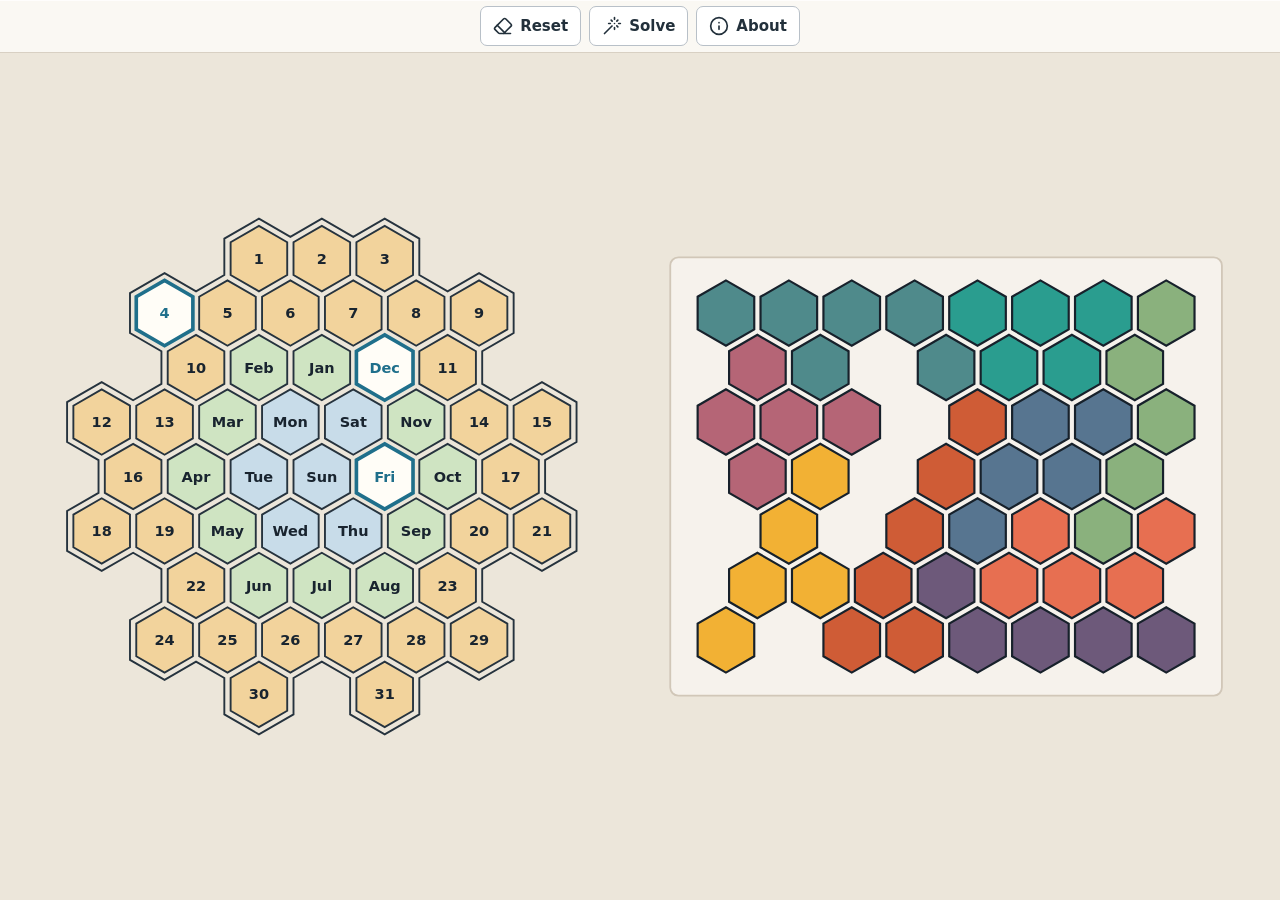
<file: hex-calendar/index.html>
<!doctype html>
<html lang="en">
  <head>
    <meta charset="UTF-8" />
    <meta name="viewport" content="width=device-width, initial-scale=1.0" />
    <title>Hex Calendar Puzzle</title>
    <link
      rel="icon"
      type="image/svg+xml"
      href="data:image/svg+xml,%3Csvg xmlns='http://www.w3.org/2000/svg' viewBox='0 0 24 24' fill='%23f4f1ea' stroke='%2326333e' stroke-width='2.4' stroke-linecap='round' stroke-linejoin='round'%3E%3Cpath d='M21 16V8a2 2 0 0 0-1-1.73l-7-4a2 2 0 0 0-2 0l-7 4A2 2 0 0 0 3 8v8a2 2 0 0 0 1 1.73l7 4a2 2 0 0 0 2 0l7-4A2 2 0 0 0 21 16z'/%3E%3C/svg%3E"
    />
    <link rel="stylesheet" href="./src/styles.css?v=20260628-about1" />
  </head>
  <body>
    <div id="app"></div>
    <script type="module" src="./src/main.js?v=20260628-about1"></script>
  </body>
</html>
</file>
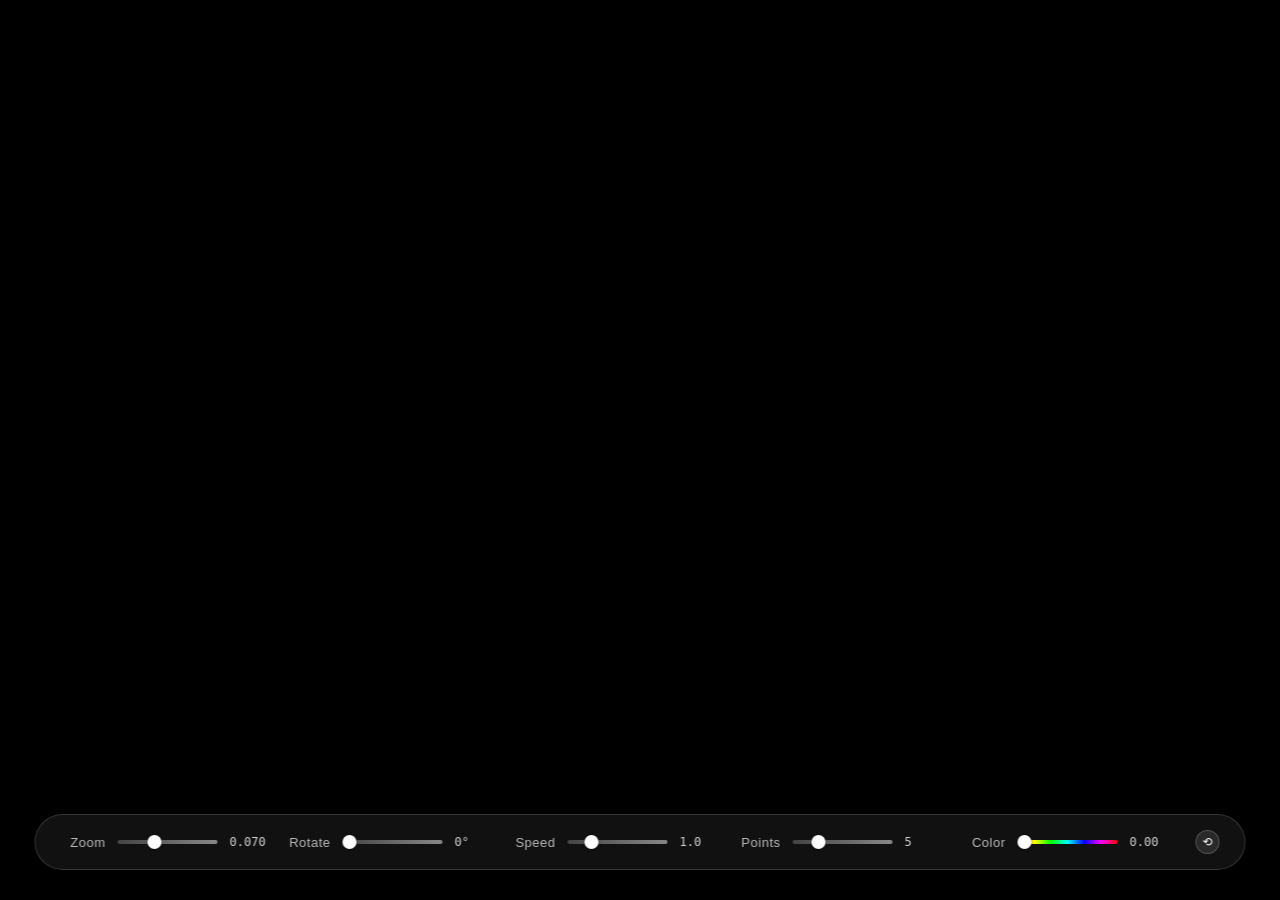
<file: quasicrystal/index.html>
<!DOCTYPE html>
<html>
<head>
    <meta charset="utf-8">
    <title>WebGPU Quasicrystal</title>
    <style>
        body { margin: 0; overflow: hidden; background: #000; font-family: -apple-system, BlinkMacSystemFont, "Segoe UI", Roboto, sans-serif; }
        canvas { display: block; width: 100vw; height: 100vh; cursor: grab; }
        canvas:active { cursor: grabbing; }

        #controls {
            position: fixed;
            bottom: 30px;
            left: 50%;
            transform: translateX(-50%);
            display: flex;
            gap: 20px;
            padding: 15px 25px;
            background: rgba(20, 20, 20, 0.85);
            backdrop-filter: blur(12px);
            -webkit-backdrop-filter: blur(12px);
            border: 1px solid rgba(255, 255, 255, 0.15);
            border-radius: 40px;
            color: #eee;
            opacity: 0;
            transition: opacity 0.5s ease;
            box-shadow: 0 8px 32px rgba(0,0,0,0.6);
            pointer-events: none;
            align-items: center;
            user-select: none;
        }

        #controls.visible {
            opacity: 1;
            pointer-events: auto;
        }

        .control-group {
            display: flex;
            align-items: center;
            gap: 10px;
        }

        label {
            font-size: 13px;
            font-weight: 500;
            letter-spacing: 0.5px;
            color: #bbb;
            width: 45px;
            text-align: right;
        }

        .value-display {
            font-family: "SF Mono", "Menlo", "Consolas", "Monaco", monospace;
            font-size: 12px;
            color: #fff;
            width: 36px;
            text-align: left;
            font-variant-numeric: tabular-nums;
            opacity: 0.8;
        }

        input[type=range] {
            -webkit-appearance: none;
            width: 100px;
            background: transparent;
        }

        input[type=range]::-webkit-slider-thumb {
            -webkit-appearance: none;
            height: 14px;
            width: 14px;
            border-radius: 50%;
            background: #fff;
            margin-top: -5px;
            cursor: pointer;
            box-shadow: 0 1px 3px rgba(0,0,0,0.3);
            transition: transform 0.1s;
        }

        input[type=range]::-webkit-slider-thumb:hover { transform: scale(1.2); }

        input[type=range]::-webkit-slider-runnable-track {
            width: 100%;
            height: 4px;
            cursor: pointer;
            background: linear-gradient(90deg, #444, #888);
            border-radius: 2px;
        }

        #colorInput::-webkit-slider-runnable-track {
            background: linear-gradient(90deg, #ff0000, #ffff00, #00ff00, #00ffff, #0000ff, #ff00ff, #ff0000);
        }

        input[type=range]:focus { outline: none; }

        #resetBtn {
            background: rgba(255,255,255,0.1);
            border: 1px solid rgba(255,255,255,0.2);
            color: #fff;
            border-radius: 50%;
            width: 24px;
            height: 24px;
            font-size: 12px;
            cursor: pointer;
            display: flex;
            align-items: center;
            justify-content: center;
            margin-left: 10px;
        }
        #resetBtn:hover { background: rgba(255,255,255,0.3); }
    </style>
</head>
<body>
    <canvas id="gpuCanvas"></canvas>

    <div id="controls" class="visible">
        <div class="control-group">
            <label>Zoom</label>
            <input type="range" id="zoomInput" min="0.001" max="0.2" step="0.001" value="0.07">
            <span id="zoomVal" class="value-display">0.070</span>
        </div>
        <div class="control-group">
            <label>Rotate</label>
            <input type="range" id="rotationInput" min="0" max="360" step="1" value="0">
            <span id="rotationVal" class="value-display">0°</span>
        </div>
        <div class="control-group">
            <label>Speed</label>
            <input type="range" id="speedInput" min="0" max="5.0" step="0.1" value="1.0">
            <span id="speedVal" class="value-display">1.0</span>
        </div>
        <div class="control-group">
            <label>Points</label>
            <input type="range" id="pointsInput" min="3" max="12" step="1" value="5">
            <span id="pointsVal" class="value-display">5</span>
        </div>
        <div class="control-group">
            <label>Color</label>
            <input type="range" id="colorInput" min="0" max="1.0" step="0.01" value="0.0">
            <span id="colorVal" class="value-display">0.00</span>
        </div>
        <button id="resetBtn" title="Reset View">⟲</button>
    </div>

    <script type="module">
        // --- UI Logic ---
        const controls = document.getElementById('controls');
        let hideTimer;

        function bindSliderDisplay(inputId, displayId, formatter) {
            const input = document.getElementById(inputId);
            const display = document.getElementById(displayId);
            const update = () => { display.innerText = formatter(input.value); };
            input.addEventListener('input', update);
            update();
        }

        bindSliderDisplay('zoomInput', 'zoomVal', v => parseFloat(v).toFixed(3));
        bindSliderDisplay('rotationInput', 'rotationVal', v => Math.round(v) + '°');
        bindSliderDisplay('speedInput', 'speedVal', v => parseFloat(v).toFixed(1));
        bindSliderDisplay('pointsInput', 'pointsVal', v => v);
        bindSliderDisplay('colorInput', 'colorVal', v => parseFloat(v).toFixed(2));

        function showUI() {
            controls.classList.add('visible');
            clearTimeout(hideTimer);
            hideTimer = setTimeout(() => {
                if (!controls.matches(':hover')) {
                    controls.classList.remove('visible');
                }
            }, 3000);
        }

        document.addEventListener('mousemove', showUI);
        document.addEventListener('touchstart', showUI);
        document.addEventListener('wheel', showUI);
        document.addEventListener('mousedown', showUI);
        controls.addEventListener('mouseenter', () => clearTimeout(hideTimer));
        controls.addEventListener('mouseleave', showUI);

        // --- WebGPU Logic ---
        async function init() {
            if (!navigator.gpu) {
                alert("WebGPU not supported.");
                return;
            }

            const canvas = document.getElementById('gpuCanvas');
            const adapter = await navigator.gpu.requestAdapter();
            const device = await adapter.requestDevice();
            const context = canvas.getContext('webgpu');
            const presentationFormat = navigator.gpu.getPreferredCanvasFormat();

            context.configure({
                device: device,
                format: presentationFormat,
                alphaMode: 'premultiplied',
            });

            const response = await fetch('./shader.wgsl');

            const shaderCode = await response.text();

            const shaderModule = device.createShaderModule({ code: shaderCode });

            const pipeline = device.createRenderPipeline({
                layout: 'auto',
                vertex: { module: shaderModule, entryPoint: 'vs_main' },
                fragment: { module: shaderModule, entryPoint: 'fs_main', targets: [{ format: presentationFormat }] },
                primitive: { topology: 'triangle-strip' },
            });

            const uniformBufferSize = 48;
            const uniformBuffer = device.createBuffer({
                size: uniformBufferSize,
                usage: GPUBufferUsage.UNIFORM | GPUBufferUsage.COPY_DST,
            });

            const bindGroup = device.createBindGroup({
                layout: pipeline.getBindGroupLayout(0),
                entries: [{ binding: 0, resource: { buffer: uniformBuffer } }],
            });

            const uniformData = new Float32Array(12);

            let accumulatedTime = 0.0;
            let lastFrameTime = performance.now();
            let offsetX = 0.0;
            let offsetY = 0.0;

            const zoomInput = document.getElementById('zoomInput');
            const rotationInput = document.getElementById('rotationInput');
            const speedInput = document.getElementById('speedInput');
            const colorInput = document.getElementById('colorInput');
            const pointsInput = document.getElementById('pointsInput');

            // --- INTERACTION LOGIC ---

            let isZoomingGesture = false;
            let gestureStartZoom = 0;
            let gestureStartRotation = 0;

            let isDragging = false;
            let lastMouseX = 0;
            let lastMouseY = 0;

            // 1. Reset
            document.getElementById('resetBtn').addEventListener('click', () => {
                offsetX = 0;
                offsetY = 0;
                zoomInput.value = 0.07;
                rotationInput.value = 0;
                zoomInput.dispatchEvent(new Event('input'));
                rotationInput.dispatchEvent(new Event('input'));
            });

            // 2. Gesture (Pinch & Rotate)
            canvas.addEventListener('gesturestart', (e) => {
                e.preventDefault();
                isZoomingGesture = true;
                gestureStartZoom = parseFloat(zoomInput.value);
                gestureStartRotation = parseFloat(rotationInput.value);
            });

            canvas.addEventListener('gesturechange', (e) => {
                e.preventDefault();

                // Zoom
                let newZoom = gestureStartZoom / e.scale;
                const min = parseFloat(zoomInput.min);
                const max = parseFloat(zoomInput.max);
                newZoom = Math.min(Math.max(newZoom, min), max);
                zoomInput.value = newZoom;
                zoomInput.dispatchEvent(new Event('input'));

                // Rotation
                let newRotation = gestureStartRotation - e.rotation;
                newRotation = (newRotation % 360);
                if (newRotation < 0) newRotation += 360;

                rotationInput.value = newRotation;
                rotationInput.dispatchEvent(new Event('input'));
            });

            canvas.addEventListener('gestureend', (e) => {
                e.preventDefault();
                isZoomingGesture = false;
            });

            // --- CRITICAL FIX: Coordinate System Rotation for Pan ---
            // Helper function to rotate a movement vector (dx, dy)
            // to align with the Shader's rotated coordinate system.
            function getRotatedDelta(dx, dy) {
                const angleDeg = parseFloat(rotationInput.value);
                const angleRad = angleDeg * Math.PI / 180.0;
                const c = Math.cos(angleRad);
                const s = Math.sin(angleRad);

                // Rotation Matrix:
                // x' = x*c - y*s
                // y' = x*s + y*c
                // This matches the Shader's rotation logic.
                // We apply this to the MOUSE DELTA so that "Right" on screen
                // becomes "Right" in the rotated pattern space.
                return {
                    x: dx * c - dy * s,
                    y: dx * s + dy * c
                };
            }

            // 3. Wheel (Pan) - Uses Rotated Delta
            canvas.addEventListener('wheel', (e) => {
                e.preventDefault();
                if (isZoomingGesture) return;

                const z = parseFloat(zoomInput.value);

                // 1. Get raw screen delta
                const rawDx = e.deltaX;
                const rawDy = e.deltaY;

                // 2. Rotate delta to match pattern angle
                const rotated = getRotatedDelta(rawDx, rawDy);

                // 3. Apply to offset (using confirmed += direction)
                offsetX += rotated.x * z;
                offsetY += rotated.y * z;
            }, { passive: false });

            // 4. Mouse Drag (Pan) - Uses Rotated Delta
            canvas.addEventListener('mousedown', (e) => {
                if (e.button !== 0) return;
                isDragging = true;
                lastMouseX = e.clientX;
                lastMouseY = e.clientY;
                canvas.style.cursor = 'grabbing';
            });

            canvas.addEventListener('mousemove', (e) => {
                if (!isDragging) return;

                // 1. Get raw screen delta
                const dx = e.clientX - lastMouseX;
                const dy = e.clientY - lastMouseY;
                lastMouseX = e.clientX;
                lastMouseY = e.clientY;

                const z = parseFloat(zoomInput.value);

                // 2. Rotate delta to match pattern angle
                const rotated = getRotatedDelta(dx, dy);

                // 3. Apply to offset (using confirmed -= direction)
                offsetX -= rotated.x * z;
                offsetY -= rotated.y * z;
            });

            const stopDragging = () => {
                if (isDragging) {
                    isDragging = false;
                    canvas.style.cursor = 'grab';
                }
            };
            canvas.addEventListener('mouseup', stopDragging);
            canvas.addEventListener('mouseleave', stopDragging);


            function render(now) {
                const dt = (now - lastFrameTime) * 0.001;
                lastFrameTime = now;

                const speed = parseFloat(speedInput.value);
                const zoom = parseFloat(zoomInput.value);
                const hue = parseFloat(colorInput.value);
                const points = parseFloat(pointsInput.value);

                const angleDeg = parseFloat(rotationInput.value);
                const angleRad = angleDeg * Math.PI / 180.0;

                accumulatedTime = (accumulatedTime + dt * speed) % (2 * Math.PI);

                const devicePixelRatio = window.devicePixelRatio || 1;
                const presentationWidth = Math.floor(canvas.clientWidth * devicePixelRatio);
                const presentationHeight = Math.floor(canvas.clientHeight * devicePixelRatio);
                if (canvas.width !== presentationWidth || canvas.height !== presentationHeight) {
                    canvas.width = presentationWidth;
                    canvas.height = presentationHeight;
                }

                uniformData[0] = canvas.width;
                uniformData[1] = canvas.height;
                uniformData[2] = offsetX;
                uniformData[3] = offsetY;
                uniformData[4] = accumulatedTime;
                uniformData[5] = zoom;
                uniformData[6] = angleRad;
                uniformData[7] = hue;
                uniformData[8] = points;

                device.queue.writeBuffer(uniformBuffer, 0, uniformData);

                const commandEncoder = device.createCommandEncoder();
                const textureView = context.getCurrentTexture().createView();
                const passEncoder = commandEncoder.beginRenderPass({
                    colorAttachments: [{
                        view: textureView,
                        clearValue: { r: 0, g: 0, b: 0, a: 1 },
                        loadOp: 'clear',
                        storeOp: 'store',
                    }],
                });

                passEncoder.setPipeline(pipeline);
                passEncoder.setBindGroup(0, bindGroup);
                passEncoder.draw(4);
                passEncoder.end();
                device.queue.submit([commandEncoder.finish()]);

                requestAnimationFrame(render);
            }

            requestAnimationFrame(render);
        }

        init();
    </script>
</body>
</html>
</file>
<file: hex-calendar/src/styles.css>
:root {
  color-scheme: light;
  font-family:
    -apple-system, BlinkMacSystemFont, "SF Pro Text", "Segoe UI", ui-sans-serif,
    system-ui, sans-serif;
  background: #f4f1ea;
  color: #18212a;
}

* {
  box-sizing: border-box;
}

body {
  min-width: 320px;
  min-height: 100vh;
  margin: 0;
  background:
    linear-gradient(180deg, rgba(255, 255, 255, 0.78), rgba(244, 241, 234, 0.92)),
    #f4f1ea;
}

button {
  font: inherit;
}

.app-shell {
  height: 100vh;
  display: grid;
  grid-template-rows: auto 1fr;
}

.control-strip {
  display: flex;
  justify-content: center;
  gap: 10px;
  align-items: center;
  padding: 6px 14px;
  border-bottom: 1px solid #d8d0c3;
  background: rgba(250, 248, 243, 0.94);
  box-shadow: 0 1px 0 rgba(255, 255, 255, 0.8) inset;
}

.tool-controls {
  display: flex;
  gap: 8px;
  align-items: center;
}

.tool-controls button {
  height: 40px;
  display: inline-flex;
  align-items: center;
  justify-content: center;
  gap: 7px;
  padding: 0 12px;
  border: 1px solid #b8c0c8;
  border-radius: 7px;
  background: #ffffff;
  color: #22303b;
  cursor: pointer;
  font-size: 15px;
  font-weight: 600;
  line-height: 1;
  touch-action: manipulation;
  white-space: nowrap;
  -webkit-tap-highlight-color: transparent;
}

.tool-controls button:focus {
  outline: none;
}

.tool-controls button:focus-visible {
  outline: 2px solid #1f6f8b;
  outline-offset: 2px;
}

.tool-controls button:active {
  transform: translateY(1px);
}

@media (hover: hover) and (pointer: fine) {
  .tool-controls button:hover {
    background: #eef4f4;
    border-color: #7f9498;
  }
}

.tool-controls svg {
  width: 20px;
  height: 20px;
  fill: none;
  stroke: currentColor;
  stroke-width: 2;
  stroke-linecap: round;
  stroke-linejoin: round;
}

.about-modal[hidden] {
  display: none;
}

.about-modal {
  position: fixed;
  inset: 0;
  z-index: 10;
  display: grid;
  place-items: center;
  padding: 22px;
}

.about-backdrop {
  position: absolute;
  inset: 0;
  background: rgba(24, 33, 42, 0.32);
}

.about-panel {
  position: relative;
  width: min(360px, 100%);
  padding: 28px 26px 24px;
  border: 1px solid #d1c7b8;
  border-radius: 8px;
  background: rgba(255, 253, 247, 0.98);
  color: #18212a;
  box-shadow: 0 18px 50px rgba(24, 33, 42, 0.22);
  text-align: center;
}

.about-close {
  position: absolute;
  top: 10px;
  right: 10px;
  width: 32px;
  height: 32px;
  display: grid;
  place-items: center;
  border: 1px solid transparent;
  border-radius: 7px;
  background: transparent;
  color: #22303b;
  cursor: pointer;
}

.about-close:focus {
  outline: none;
}

.about-close:focus-visible {
  outline: 2px solid #1f6f8b;
  outline-offset: 2px;
}

.about-close svg {
  width: 19px;
  height: 19px;
  fill: none;
  stroke: currentColor;
  stroke-width: 2;
  stroke-linecap: round;
  stroke-linejoin: round;
}

@media (hover: hover) and (pointer: fine) {
  .about-close:hover {
    background: #eef4f4;
    border-color: #b8c0c8;
  }
}

.about-logo {
  width: 76px;
  height: 76px;
  margin: 0 auto 16px;
  display: block;
}

.about-panel h1 {
  margin: 0 34px 10px;
  font-size: 20px;
  font-weight: 700;
  line-height: 1.2;
}

.about-panel p {
  margin: 0 auto;
  max-width: 280px;
  font-size: 14px;
  line-height: 1.45;
  color: #46525d;
}

.about-panel p + p {
  margin-top: 8px;
}

.about-credit {
  color: #1f2d38;
  font-weight: 600;
}

.game-surface {
  min-height: 0;
  overflow: auto;
  -webkit-overflow-scrolling: touch;
  background: #ece6da;
}

#game-svg {
  display: block;
  width: 100%;
  min-width: 760px;
  height: 100%;
  min-height: 650px;
  touch-action: pan-y;
  user-select: none;
}

.svg-bg {
  fill: #ece6da;
}

.tray-zone {
  fill: rgba(255, 255, 255, 0.48);
  stroke: #d1c7b8;
  stroke-width: var(--tray-stroke, 1.5px);
}

.board-cell {
  stroke: #26333e;
  stroke-width: var(--board-stroke, 1.55px);
  cursor: pointer;
}

.board-outline {
  pointer-events: none;
  fill: none;
  stroke: #26333e;
  stroke-width: var(--board-stroke, 1.55px);
}

.board-outline.complete {
  stroke: #1f7a4d;
  stroke-width: var(--complete-outline-stroke, 4px);
}

.board-cell.weekday {
  fill: #c8dce9;
}

.board-cell.month {
  fill: #cfe4c2;
}

.board-cell.date {
  fill: #f2d39c;
}

.board-cell.window-cell {
  fill: #fffdf7;
  stroke: #1f6f8b;
  stroke-width: var(--window-stroke, 3px);
}

.cell-label {
  pointer-events: none;
  text-anchor: middle;
  font-size: var(--cell-font, 12px);
  font-weight: 700;
  fill: #19242f;
}

.window-label {
  fill: #1f6f8b;
}

.piece {
  cursor: grab;
  touch-action: none;
  transform-box: fill-box;
  transform-origin: center;
}

.piece:active {
  cursor: grabbing;
}

.piece.dragging {
  filter: url("#piece-shadow");
  transform: translateY(var(--piece-lift, -7px));
}

.piece-cell {
  stroke: #17212b;
  stroke-width: var(--piece-stroke, 1.8px);
}

.selection-cell {
  pointer-events: none;
  fill: none;
  stroke: #1f6f8b;
  stroke-width: var(--piece-selected-stroke, 3.6px);
  stroke-linejoin: round;
}

.piece.selected .piece-cell {
  stroke: #101820;
  stroke-width: var(--piece-stroke, 1.8px);
}

.piece.invalid .piece-cell {
  stroke: #b3261e;
  stroke-width: var(--piece-active-stroke, 3px);
}

.piece-action-toolbar {
  filter: drop-shadow(0 5px 10px rgba(23, 33, 43, 0.22));
}

.piece-action-button {
  cursor: pointer;
  touch-action: none;
}

.piece-action-hit {
  fill: rgba(255, 253, 247, 0.86);
  stroke: rgba(38, 51, 62, 0.42);
  stroke-width: 1.4px;
}

.piece-action-button:active .piece-action-hit {
  fill: rgba(218, 231, 230, 0.96);
}

@media (hover: hover) and (pointer: fine) {
  .piece-action-button:hover .piece-action-hit {
    fill: rgba(238, 244, 244, 0.94);
    stroke: rgba(31, 111, 139, 0.72);
  }
}

.piece-action-icon {
  pointer-events: none;
  fill: none;
  stroke: #1d2a34;
  stroke-width: 2.4;
  stroke-linecap: round;
  stroke-linejoin: round;
}

.load-error {
  min-height: 100vh;
  display: grid;
  place-items: center;
  padding: 24px;
  color: #a23a32;
  font-weight: 700;
}

@media (max-width: 820px) {
  .control-strip {
    gap: 10px;
    justify-content: center;
    padding: 8px 12px;
  }

  .tool-controls {
    justify-content: center;
  }

  #game-svg {
    min-width: 0;
    height: 100%;
    min-height: 680px;
  }
}
</file>
